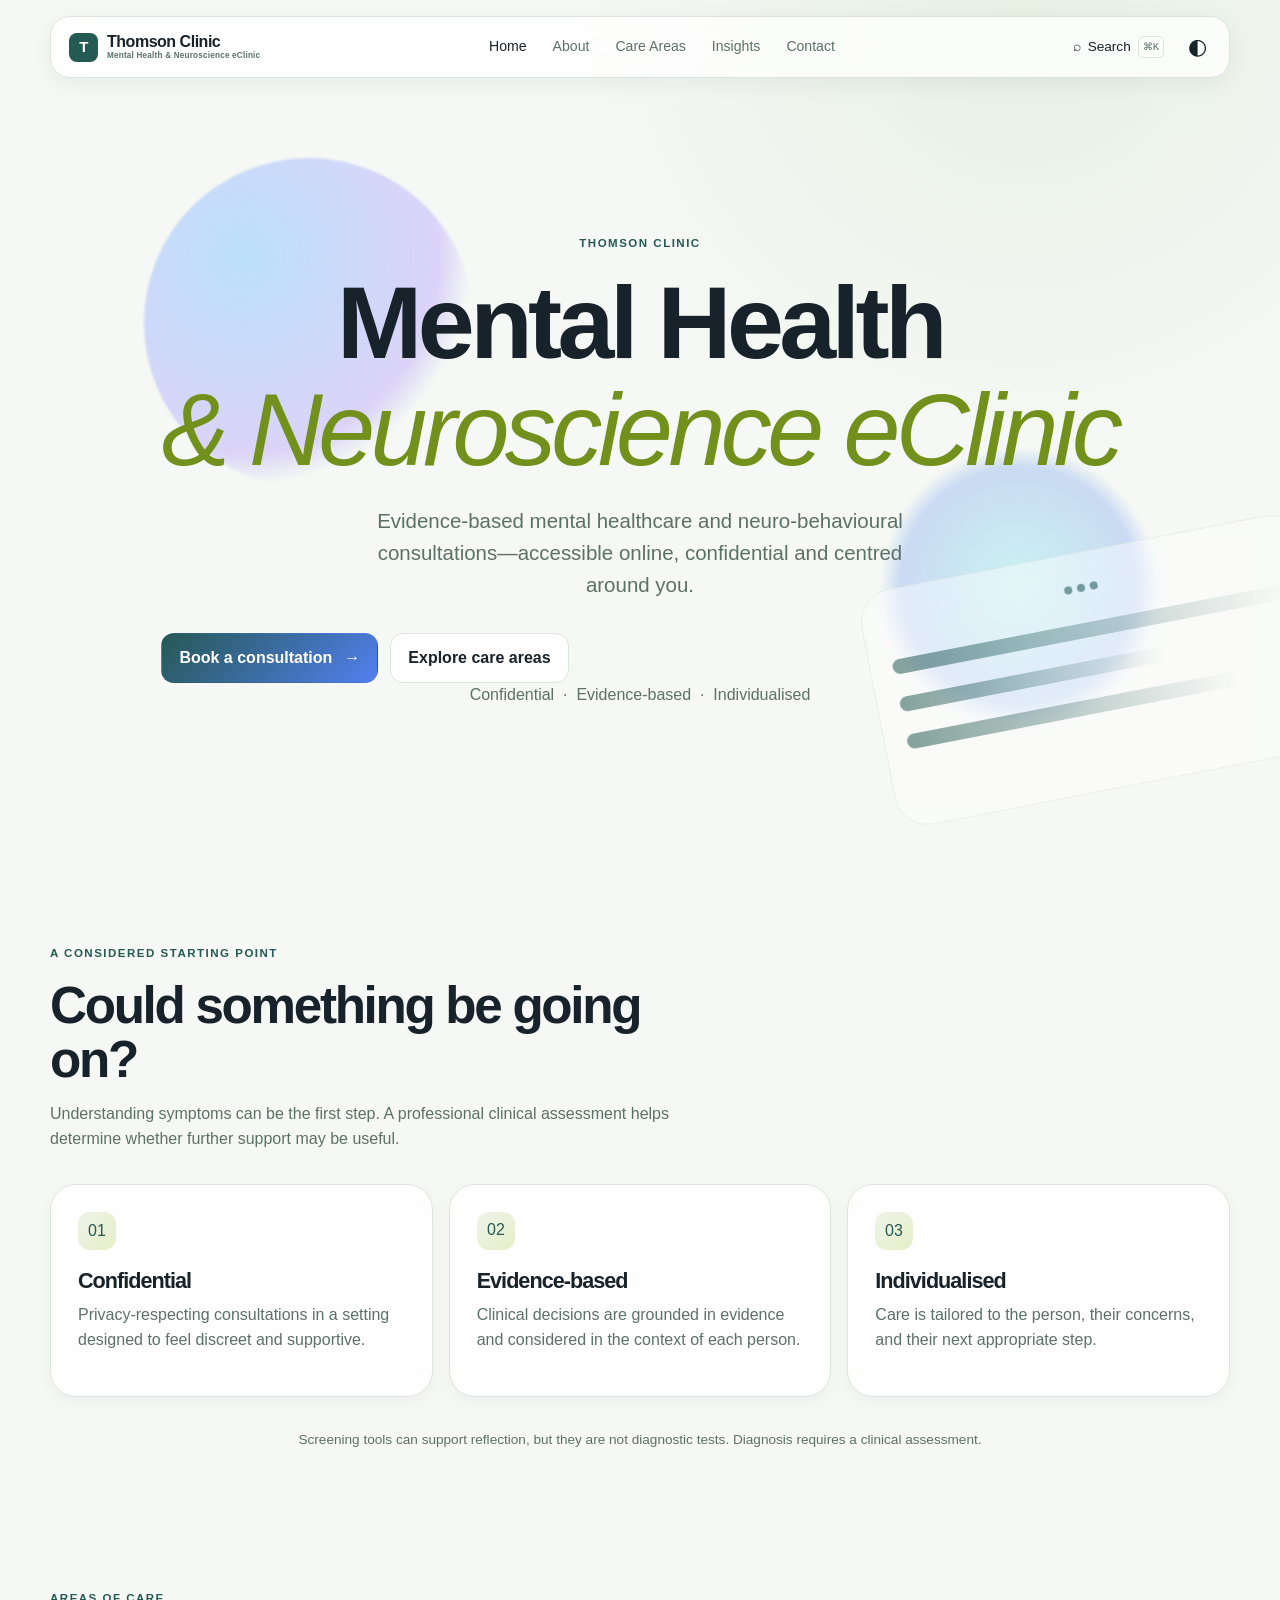
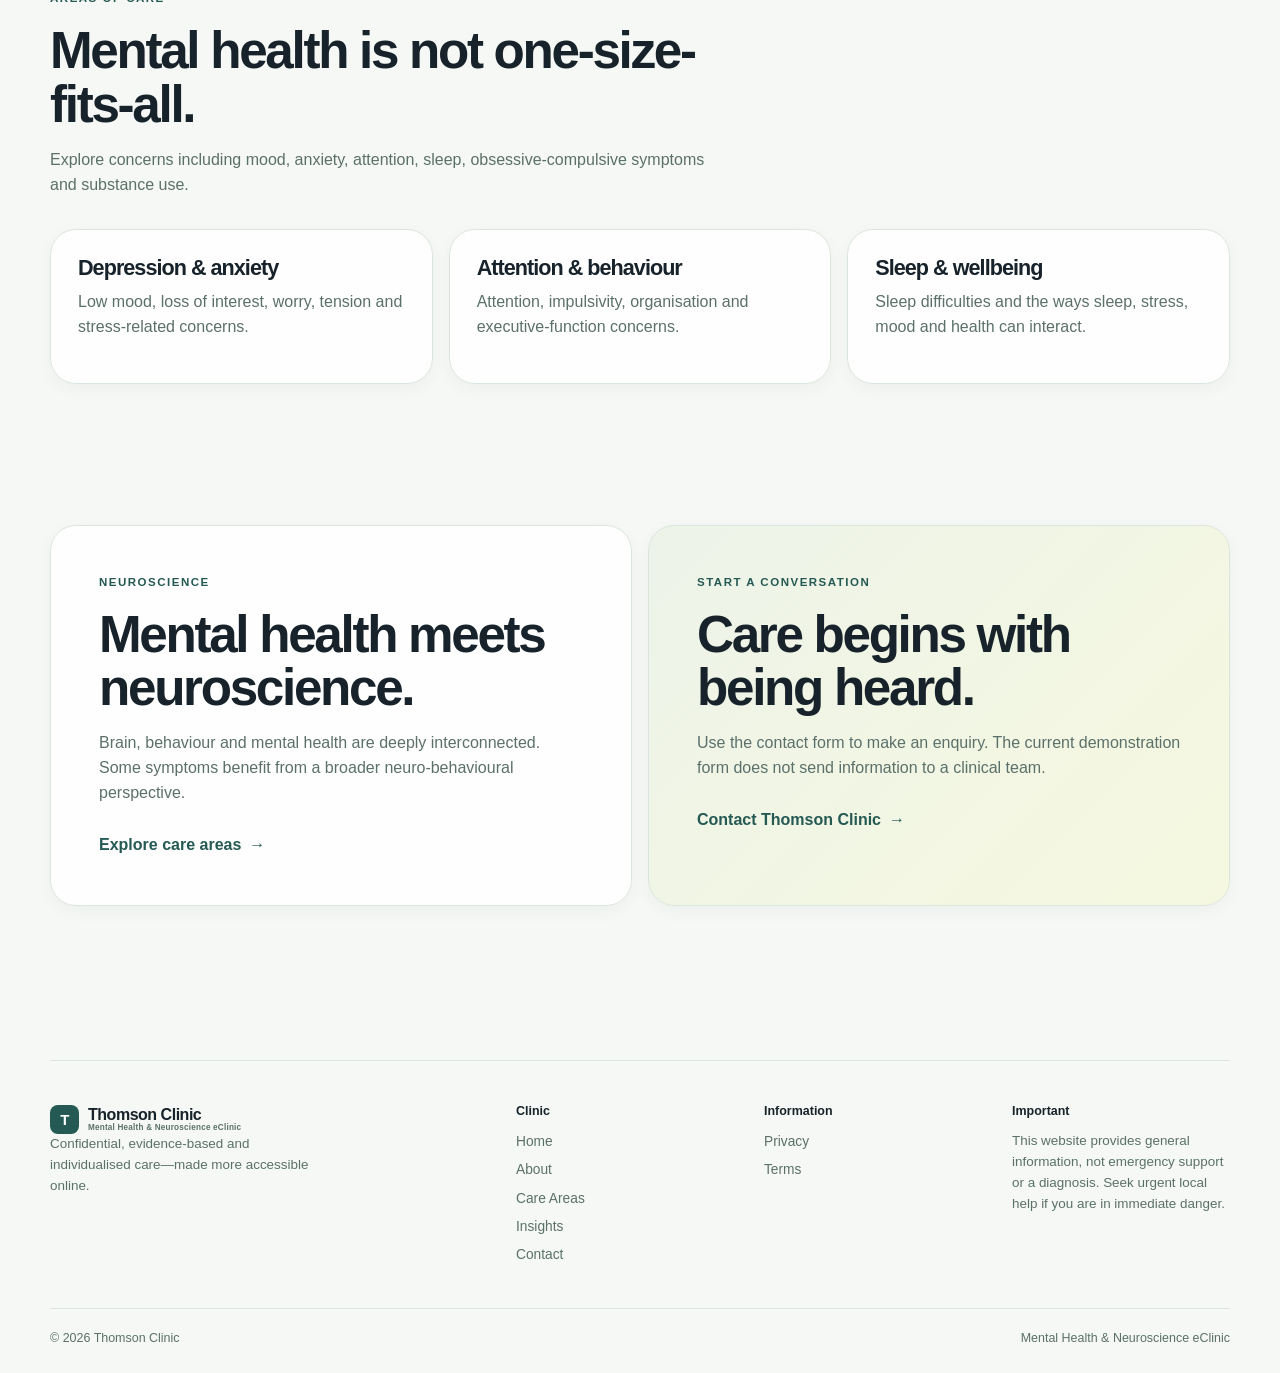
<file: index.html>
<!doctype html><html lang="en"><head><meta charset="utf-8"><meta name="viewport" content="width=device-width,initial-scale=1"><meta name="description" content="Thomson Clinic — Mental Health and Neuroscience eClinic."><title>Thomson Clinic | Mental Health &amp; Neuroscience eClinic</title><link rel="stylesheet" href="assets/css/global.css"></head><body data-page="index.html"><div class="page-shell"><div id="global-header"></div><main><section class="hero"><div class="orb orb-one"></div><div class="orb orb-two"></div><div class="hero-copy"><p class="eyebrow">Thomson Clinic</p><h1>Mental Health<br><em>&amp; Neuroscience eClinic</em></h1><p class="lede">Evidence-based mental healthcare and neuro-behavioural consultations—accessible online, confidential and centred around you.</p><div class="button-row"><a class="button button-primary" href="pages/contact.html">Book a consultation <span>→</span></a><a class="button button-secondary" href="pages/resources.html">Explore care areas</a></div><p class="hero-footnote">Confidential&nbsp; · &nbsp;Evidence-based&nbsp; · &nbsp;Individualised</p></div><div class="hero-glass-art" aria-hidden="true"><div class="art-window"><i></i><i></i><i></i><div></div><div></div><div></div></div></div></section><section class="section"><div class="section-heading"><p class="eyebrow">A considered starting point</p><h2>Could something be going on?</h2><p>Understanding symptoms can be the first step. A professional clinical assessment helps determine whether further support may be useful.</p></div><div class="feature-grid"><article class="glass-card"><span class="card-icon">01</span><h3>Confidential</h3><p>Privacy-respecting consultations in a setting designed to feel discreet and supportive.</p></article><article class="glass-card"><span class="card-icon">02</span><h3>Evidence-based</h3><p>Clinical decisions are grounded in evidence and considered in the context of each person.</p></article><article class="glass-card"><span class="card-icon">03</span><h3>Individualised</h3><p>Care is tailored to the person, their concerns, and their next appropriate step.</p></article></div><p class="library-note">Screening tools can support reflection, but they are not diagnostic tests. Diagnosis requires a clinical assessment.</p></section><section class="section"><div class="section-heading"><p class="eyebrow">Areas of care</p><h2>Mental health is not one-size-fits-all.</h2><p>Explore concerns including mood, anxiety, attention, sleep, obsessive-compulsive symptoms and substance use.</p></div><div class="feature-grid"><article class="glass-card"><h3>Depression &amp; anxiety</h3><p>Low mood, loss of interest, worry, tension and stress-related concerns.</p></article><article class="glass-card"><h3>Attention &amp; behaviour</h3><p>Attention, impulsivity, organisation and executive-function concerns.</p></article><article class="glass-card"><h3>Sleep &amp; wellbeing</h3><p>Sleep difficulties and the ways sleep, stress, mood and health can interact.</p></article></div></section><section class="section split-section"><div class="glass-panel"><p class="eyebrow">Neuroscience</p><h2>Mental health meets neuroscience.</h2><p>Brain, behaviour and mental health are deeply interconnected. Some symptoms benefit from a broader neuro-behavioural perspective.</p><a class="text-link" href="pages/resources.html">Explore care areas <span>→</span></a></div><div class="glass-panel accent-panel"><p class="eyebrow">Start a conversation</p><h2>Care begins with being heard.</h2><p>Use the contact form to make an enquiry. The current demonstration form does not send information to a clinical team.</p><a class="text-link" href="pages/contact.html">Contact Thomson Clinic <span>→</span></a></div></section></main><div id="global-footer"></div></div><script src="assets/js/layout.js" defer></script></body></html>
</file>
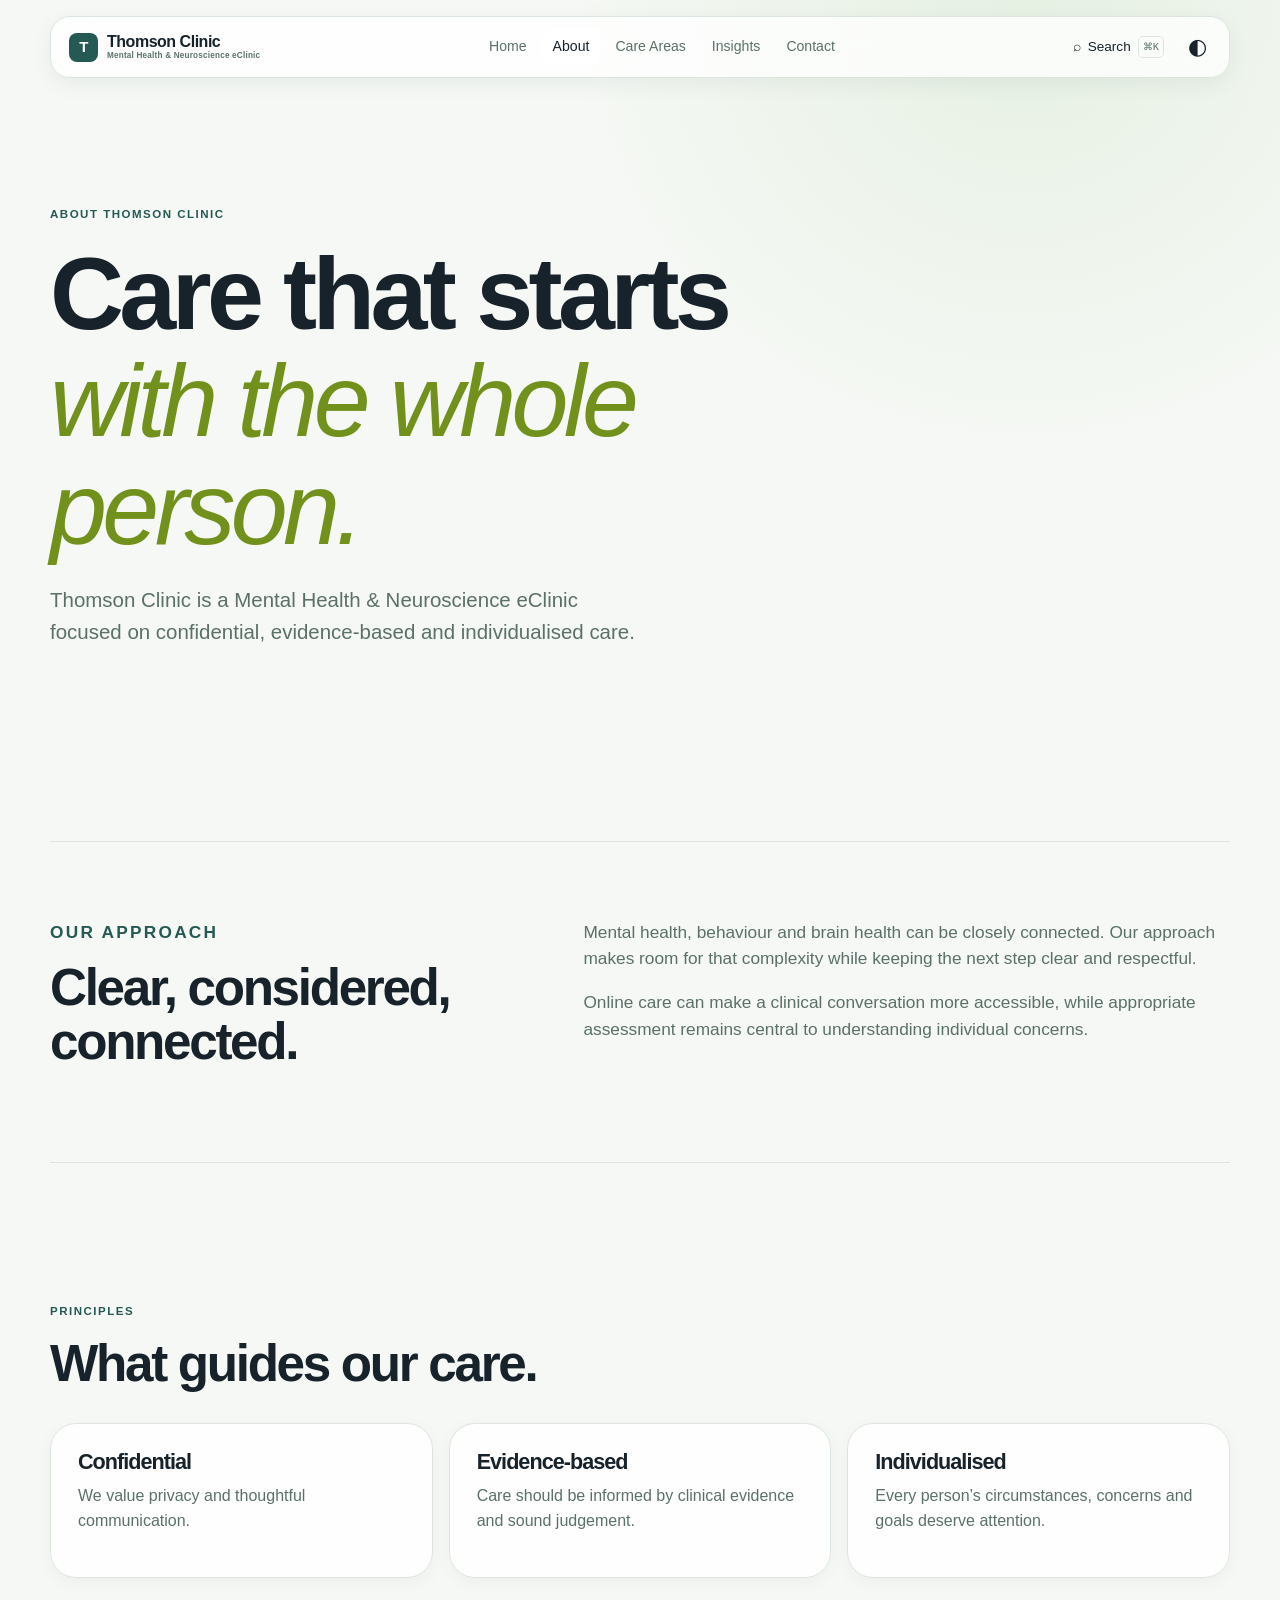
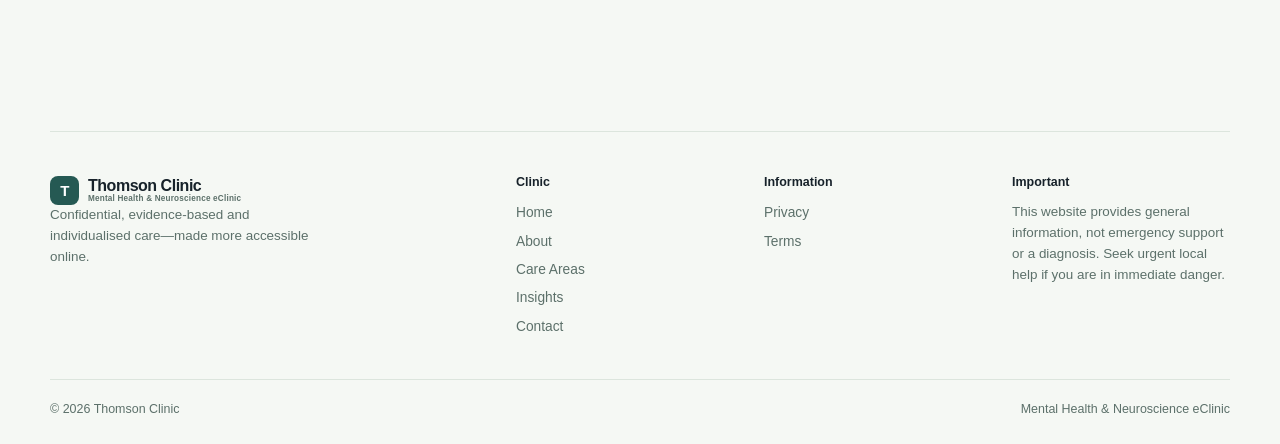
<file: pages/about.html>
<!doctype html><html lang="en"><head><meta charset="utf-8"><meta name="viewport" content="width=device-width,initial-scale=1"><title>About | Thomson Clinic</title><link rel="stylesheet" href="../assets/css/global.css"></head><body data-page="pages/about.html"><div class="page-shell"><div id="global-header"></div><main><section class="page-hero"><p class="eyebrow">About Thomson Clinic</p><h1>Care that starts<br><em>with the whole person.</em></h1><p class="lede">Thomson Clinic is a Mental Health &amp; Neuroscience eClinic focused on confidential, evidence-based and individualised care.</p></section><section class="content-section two-column"><div><p class="eyebrow">Our approach</p><h2>Clear, considered, connected.</h2></div><div><p>Mental health, behaviour and brain health can be closely connected. Our approach makes room for that complexity while keeping the next step clear and respectful.</p><p>Online care can make a clinical conversation more accessible, while appropriate assessment remains central to understanding individual concerns.</p></div></section><section class="section"><div class="section-heading"><p class="eyebrow">Principles</p><h2>What guides our care.</h2></div><div class="feature-grid"><article class="glass-card"><h3>Confidential</h3><p>We value privacy and thoughtful communication.</p></article><article class="glass-card"><h3>Evidence-based</h3><p>Care should be informed by clinical evidence and sound judgement.</p></article><article class="glass-card"><h3>Individualised</h3><p>Every person’s circumstances, concerns and goals deserve attention.</p></article></div></section></main><div id="global-footer"></div></div><script src="../assets/js/layout.js" defer></script></body></html>
</file>
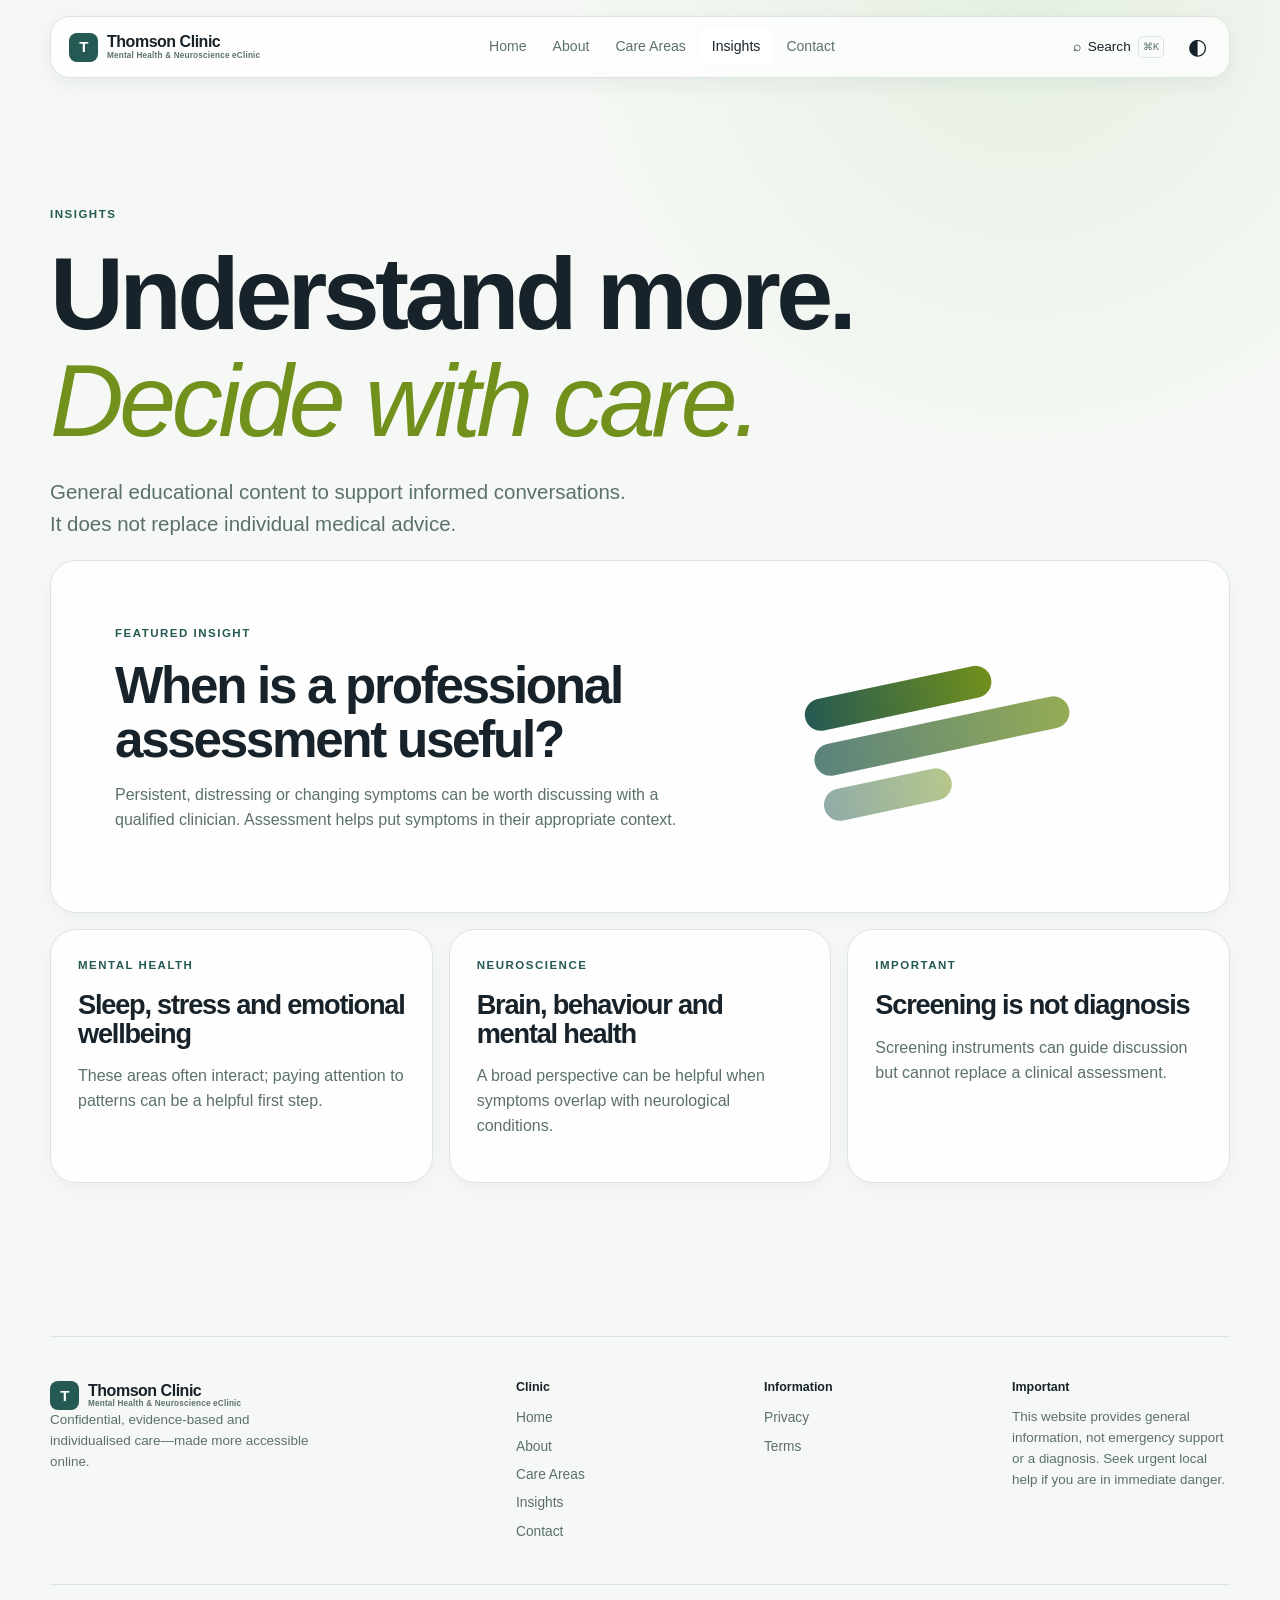
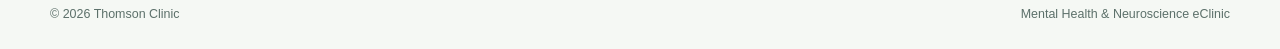
<file: pages/articles.html>
<!doctype html><html lang="en"><head><meta charset="utf-8"><meta name="viewport" content="width=device-width,initial-scale=1"><title>Insights | Thomson Clinic</title><link rel="stylesheet" href="../assets/css/global.css"></head><body data-page="pages/articles.html"><div class="page-shell"><div id="global-header"></div><main><section class="page-hero compact"><p class="eyebrow">Insights</p><h1>Understand more.<br><em>Decide with care.</em></h1><p class="lede">General educational content to support informed conversations. It does not replace individual medical advice.</p></section><article class="featured-article"><div><p class="eyebrow">Featured insight</p><h2>When is a professional assessment useful?</h2><p>Persistent, distressing or changing symptoms can be worth discussing with a qualified clinician. Assessment helps put symptoms in their appropriate context.</p></div><div class="article-art" aria-hidden="true"><span></span><span></span><span></span></div></article><section class="article-grid"><article class="article-card"><p class="eyebrow">Mental health</p><h2>Sleep, stress and emotional wellbeing</h2><p>These areas often interact; paying attention to patterns can be a helpful first step.</p></article><article class="article-card"><p class="eyebrow">Neuroscience</p><h2>Brain, behaviour and mental health</h2><p>A broad perspective can be helpful when symptoms overlap with neurological conditions.</p></article><article class="article-card"><p class="eyebrow">Important</p><h2>Screening is not diagnosis</h2><p>Screening instruments can guide discussion but cannot replace a clinical assessment.</p></article></section></main><div id="global-footer"></div></div><script src="../assets/js/layout.js" defer></script></body></html>
</file>
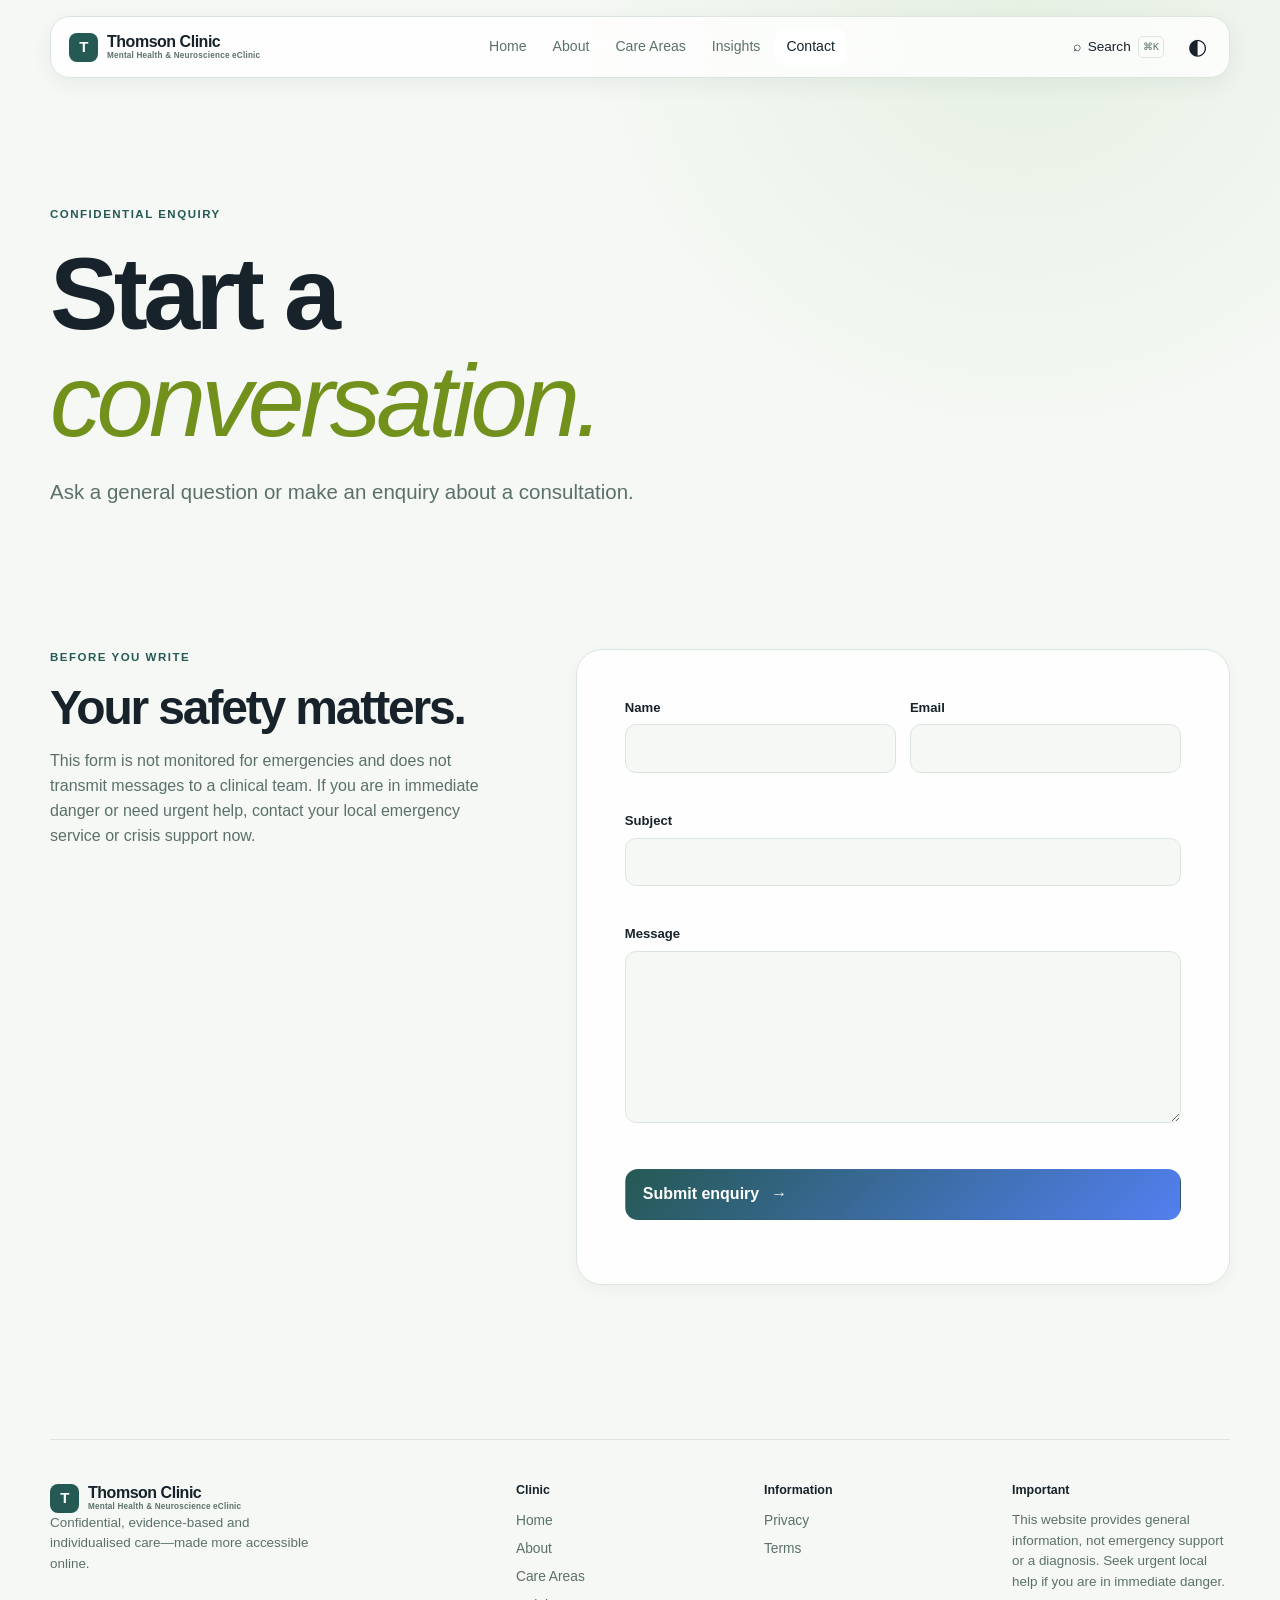
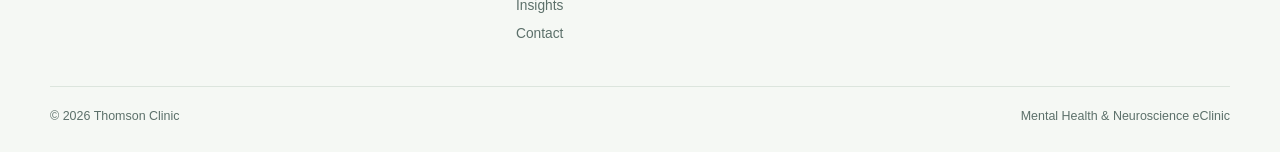
<file: pages/contact.html>
<!doctype html><html lang="en"><head><meta charset="utf-8"><meta name="viewport" content="width=device-width,initial-scale=1"><title>Contact | Thomson Clinic</title><link rel="stylesheet" href="../assets/css/global.css"></head><body data-page="pages/contact.html"><div class="page-shell"><div id="global-header"></div><main><section class="page-hero compact"><p class="eyebrow">Confidential enquiry</p><h1>Start a<br><em>conversation.</em></h1><p class="lede">Ask a general question or make an enquiry about a consultation.</p></section><section class="contact-layout"><div class="contact-aside"><p class="eyebrow">Before you write</p><h2>Your safety matters.</h2><p>This form is not monitored for emergencies and does not transmit messages to a clinical team. If you are in immediate danger or need urgent help, contact your local emergency service or crisis support now.</p></div><form class="contact-form glass-panel" data-contact-form novalidate><div class="form-row"><div><label for="name">Name</label><input id="name" name="name" autocomplete="name" required><span class="field-error"></span></div><div><label for="email">Email</label><input id="email" name="email" type="email" autocomplete="email" required><span class="field-error"></span></div></div><div><label for="subject">Subject</label><input id="subject" name="subject" required><span class="field-error"></span></div><div><label for="message">Message</label><textarea id="message" name="message" rows="6" required></textarea><span class="field-error"></span></div><button class="button button-primary" type="submit">Submit enquiry <span>→</span></button><p class="form-status" data-form-status role="status" aria-live="polite"></p></form></section></main><div id="global-footer"></div></div><script src="../assets/js/layout.js" defer></script></body></html>
</file>
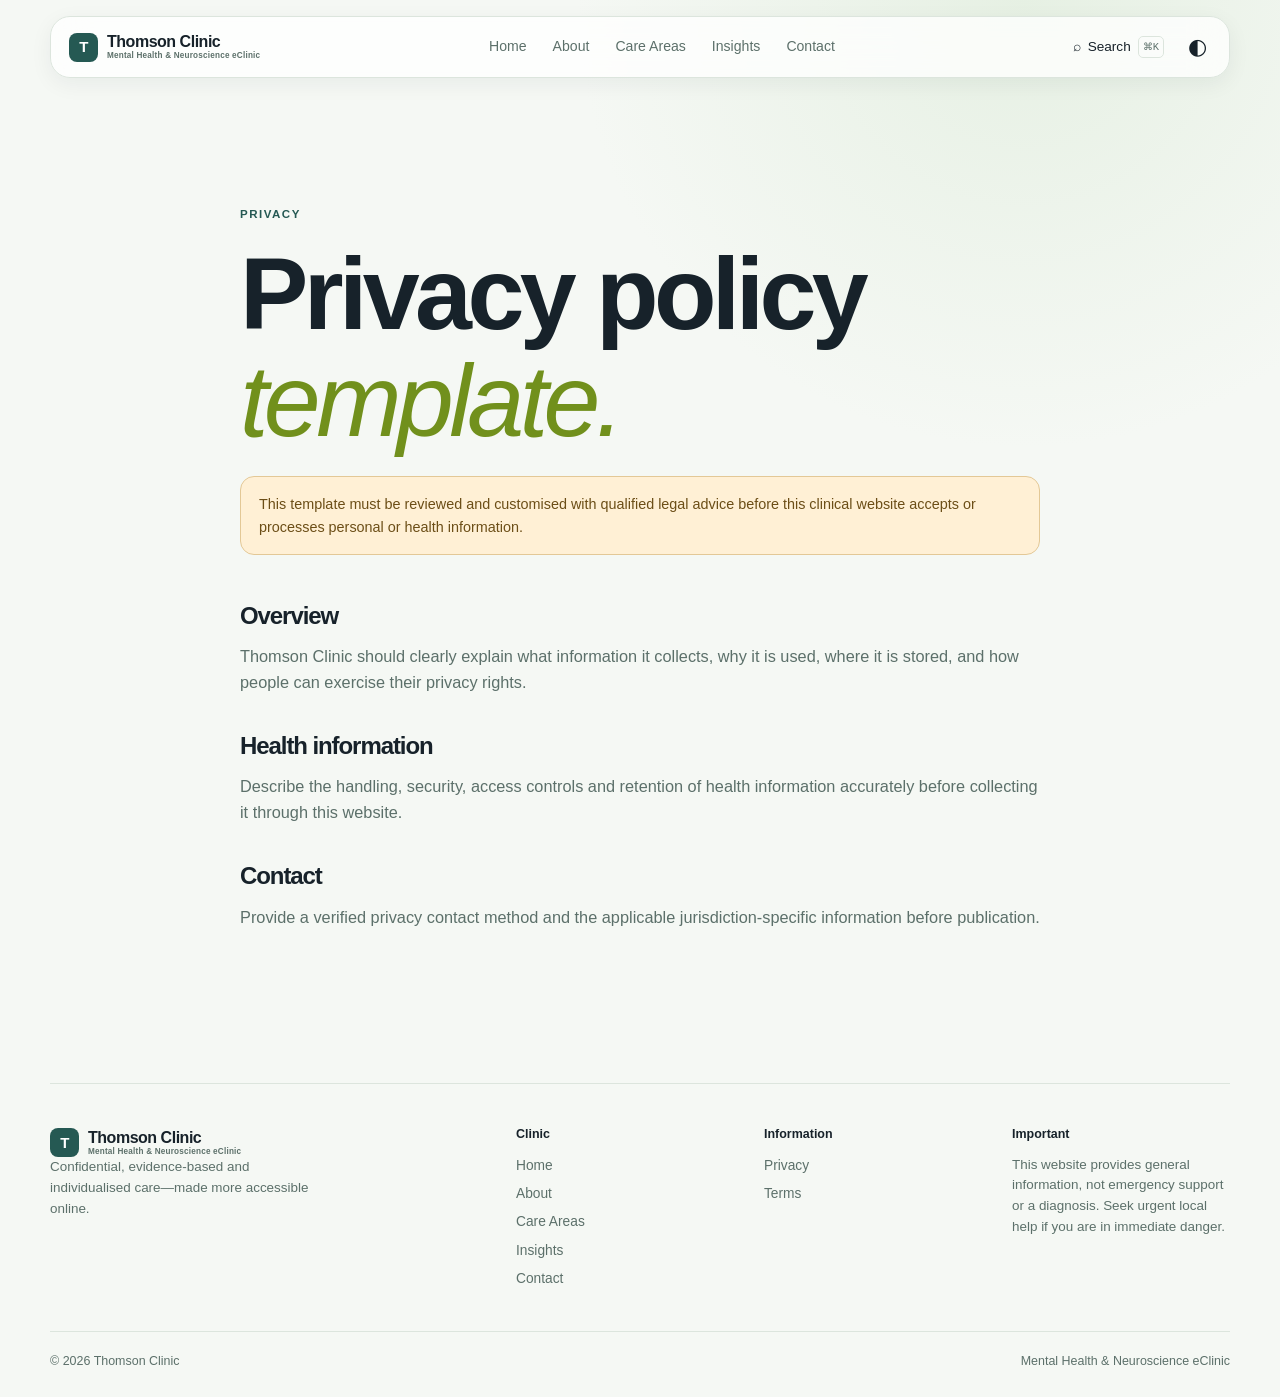
<file: pages/privacy.html>
<!doctype html><html lang="en"><head><meta charset="utf-8"><meta name="viewport" content="width=device-width,initial-scale=1"><title>Privacy | Thomson Clinic</title><link rel="stylesheet" href="../assets/css/global.css"></head><body data-page="pages/privacy.html"><div class="page-shell"><div id="global-header"></div><main><section class="legal-page"><p class="eyebrow">Privacy</p><h1>Privacy policy<br><em>template.</em></h1><div class="legal-notice">This template must be reviewed and customised with qualified legal advice before this clinical website accepts or processes personal or health information.</div><div class="legal-copy"><h2>Overview</h2><p>Thomson Clinic should clearly explain what information it collects, why it is used, where it is stored, and how people can exercise their privacy rights.</p><h2>Health information</h2><p>Describe the handling, security, access controls and retention of health information accurately before collecting it through this website.</p><h2>Contact</h2><p>Provide a verified privacy contact method and the applicable jurisdiction-specific information before publication.</p></div></section></main><div id="global-footer"></div></div><script src="../assets/js/layout.js" defer></script></body></html>
</file>
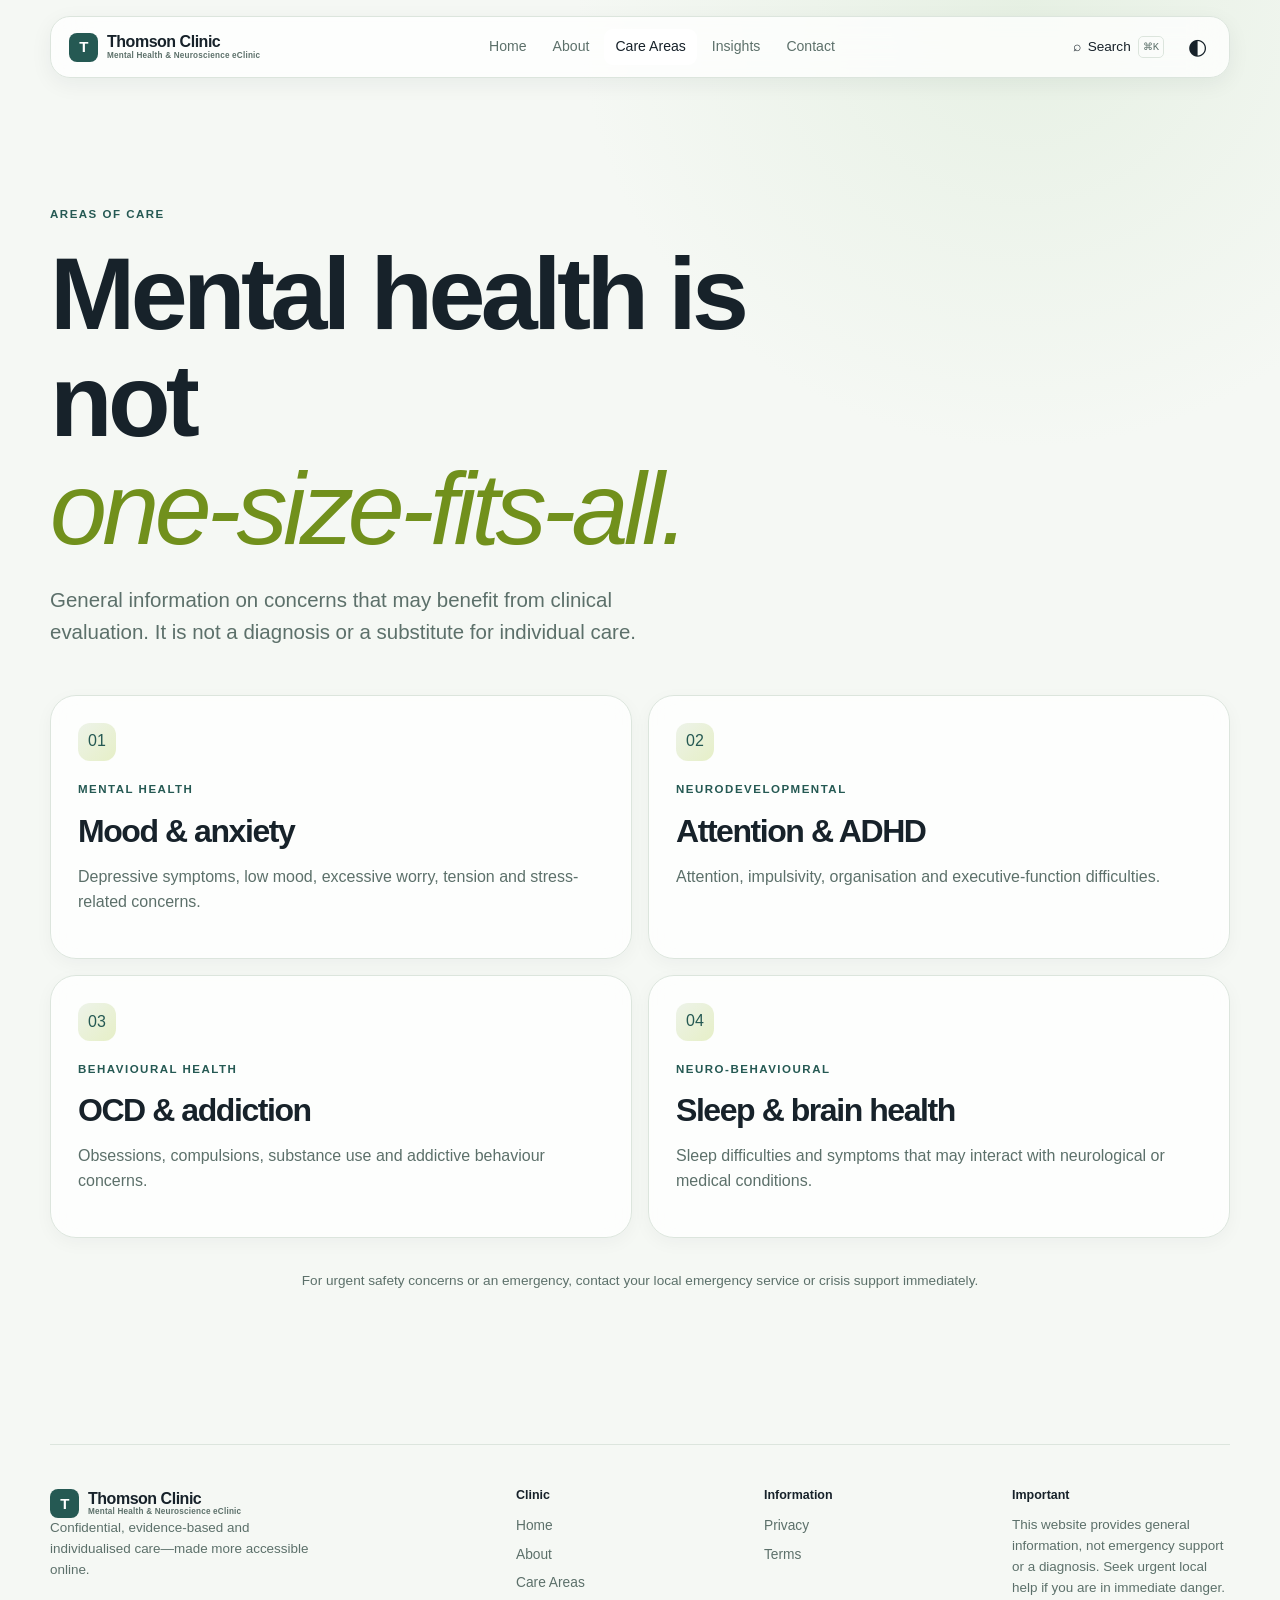
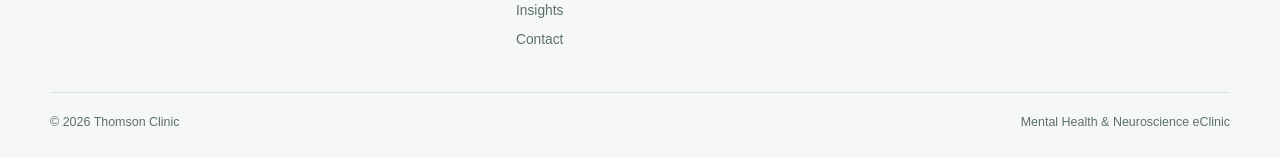
<file: pages/resources.html>
<!doctype html><html lang="en"><head><meta charset="utf-8"><meta name="viewport" content="width=device-width,initial-scale=1"><title>Care Areas | Thomson Clinic</title><link rel="stylesheet" href="../assets/css/global.css"></head><body data-page="pages/resources.html"><div class="page-shell"><div id="global-header"></div><main><section class="page-hero compact"><p class="eyebrow">Areas of care</p><h1>Mental health is not<br><em>one-size-fits-all.</em></h1><p class="lede">General information on concerns that may benefit from clinical evaluation. It is not a diagnosis or a substitute for individual care.</p></section><section class="resource-grid"><article class="resource-card"><span class="card-icon">01</span><p class="eyebrow">Mental health</p><h2>Mood &amp; anxiety</h2><p>Depressive symptoms, low mood, excessive worry, tension and stress-related concerns.</p></article><article class="resource-card"><span class="card-icon">02</span><p class="eyebrow">Neurodevelopmental</p><h2>Attention &amp; ADHD</h2><p>Attention, impulsivity, organisation and executive-function difficulties.</p></article><article class="resource-card"><span class="card-icon">03</span><p class="eyebrow">Behavioural health</p><h2>OCD &amp; addiction</h2><p>Obsessions, compulsions, substance use and addictive behaviour concerns.</p></article><article class="resource-card"><span class="card-icon">04</span><p class="eyebrow">Neuro-behavioural</p><h2>Sleep &amp; brain health</h2><p>Sleep difficulties and symptoms that may interact with neurological or medical conditions.</p></article></section><p class="library-note">For urgent safety concerns or an emergency, contact your local emergency service or crisis support immediately.</p></main><div id="global-footer"></div></div><script src="../assets/js/layout.js" defer></script></body></html>
</file>
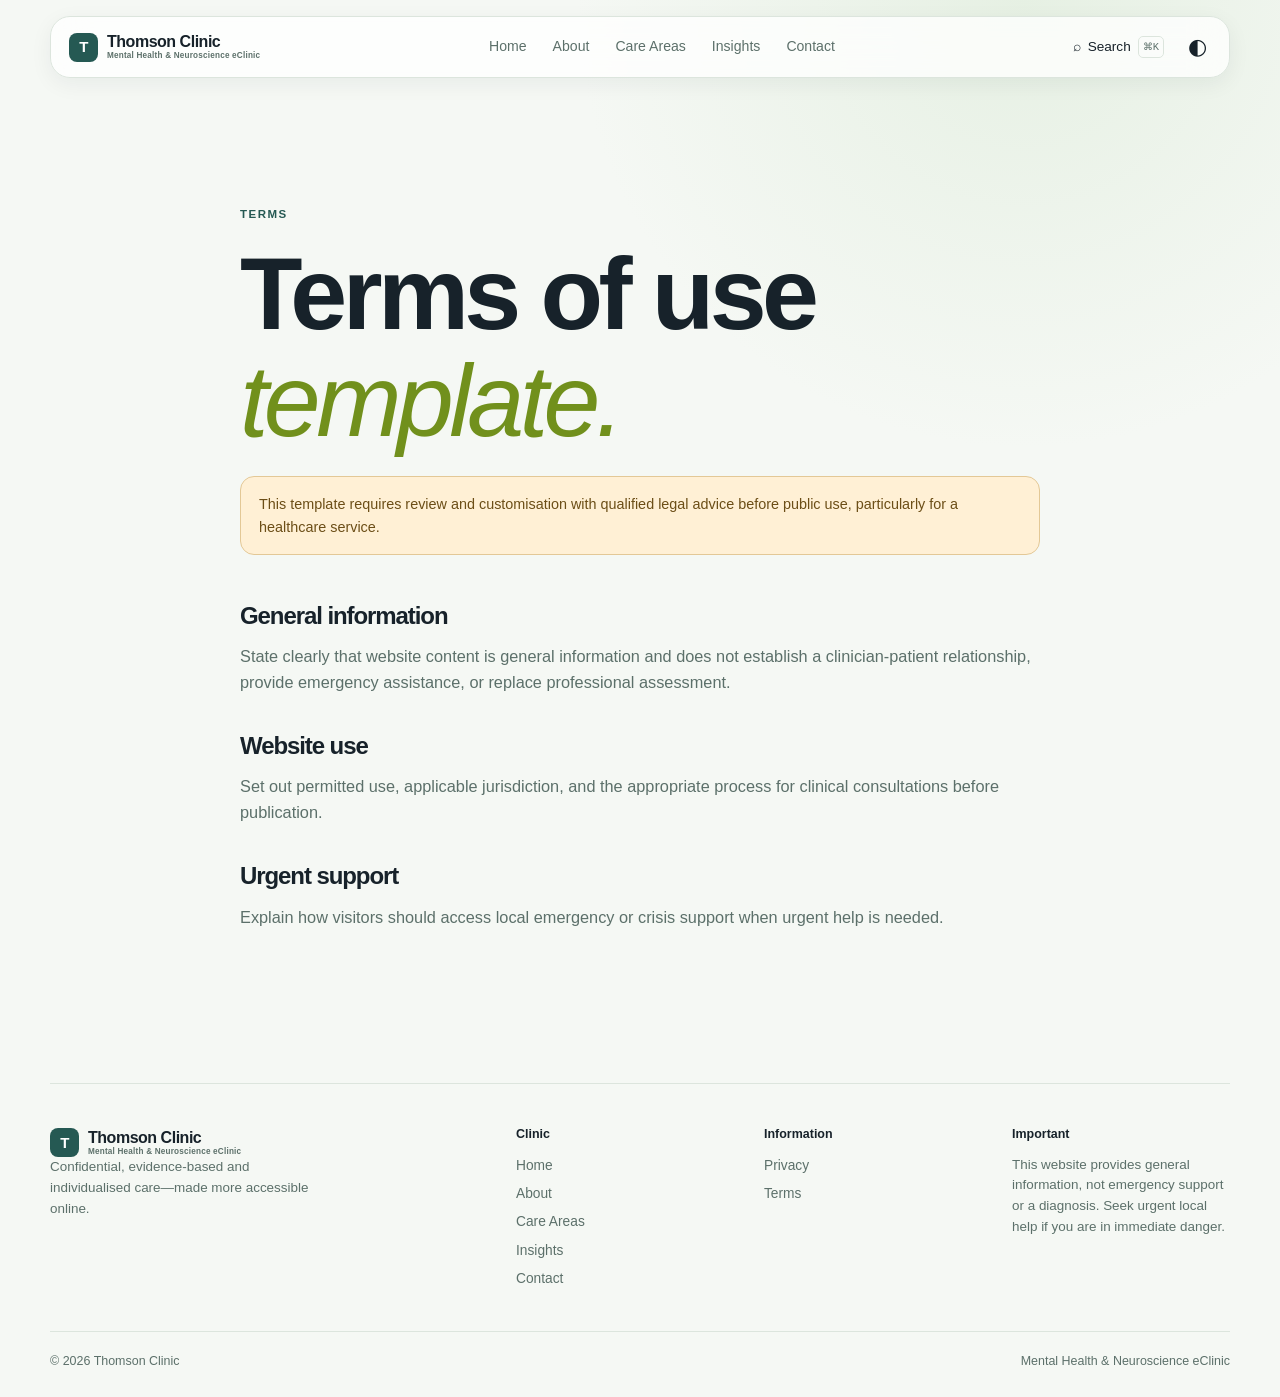
<file: pages/terms.html>
<!doctype html><html lang="en"><head><meta charset="utf-8"><meta name="viewport" content="width=device-width,initial-scale=1"><title>Terms | Thomson Clinic</title><link rel="stylesheet" href="../assets/css/global.css"></head><body data-page="pages/terms.html"><div class="page-shell"><div id="global-header"></div><main><section class="legal-page"><p class="eyebrow">Terms</p><h1>Terms of use<br><em>template.</em></h1><div class="legal-notice">This template requires review and customisation with qualified legal advice before public use, particularly for a healthcare service.</div><div class="legal-copy"><h2>General information</h2><p>State clearly that website content is general information and does not establish a clinician-patient relationship, provide emergency assistance, or replace professional assessment.</p><h2>Website use</h2><p>Set out permitted use, applicable jurisdiction, and the appropriate process for clinical consultations before publication.</p><h2>Urgent support</h2><p>Explain how visitors should access local emergency or crisis support when urgent help is needed.</p></div></section></main><div id="global-footer"></div></div><script src="../assets/js/layout.js" defer></script></body></html>
</file>
<file: assets/css/global.css>
/* 1. Variables / 2. Light theme */
:root{--bg:#f6f7fa;--surface:rgba(255,255,255,.7);--surface-solid:#fff;--text:#17191f;--muted:#626875;--line:rgba(33,38,48,.12);--accent:#1769e0;--accent-2:#815be9;--shadow:0 18px 48px rgba(32,40,55,.1);--radius:26px;--max:1180px;color-scheme:light}
/* 3. Dark theme */
:root[data-theme="dark"]{--bg:#101116;--surface:rgba(29,31,39,.72);--surface-solid:#1d1f27;--text:#f4f6fb;--muted:#a7acb9;--line:rgba(255,255,255,.13);--accent:#7db5ff;--accent-2:#bc9aff;--shadow:0 20px 55px rgba(0,0,0,.35);color-scheme:dark}
/* 4. System theme */
@media(prefers-color-scheme:dark){:root:not([data-theme="light"]):not([data-theme="dark"]){--bg:#101116;--surface:rgba(29,31,39,.72);--surface-solid:#1d1f27;--text:#f4f6fb;--muted:#a7acb9;--line:rgba(255,255,255,.13);--accent:#7db5ff;--accent-2:#bc9aff;--shadow:0 20px 55px rgba(0,0,0,.35);color-scheme:dark}}
/* 5. Reset */
*{box-sizing:border-box}html{scroll-behavior:smooth}body{margin:0;min-width:320px;background:radial-gradient(circle at 80% 0,#dceaff99,transparent 28rem),var(--bg);color:var(--text);font-family:-apple-system,BlinkMacSystemFont,"Segoe UI",sans-serif;line-height:1.55}body.modal-open{overflow:hidden}[hidden]{display:none!important}a{color:inherit;text-decoration:none}button,input,textarea{font:inherit}button{cursor:pointer}h1,h2,h3,p{margin-top:0}p{color:var(--muted)}
/* 6. Typography / 7. Layout */
h1,h2,h3{letter-spacing:-.045em;line-height:1.05}h1{font-size:clamp(3.1rem,8vw,6.8rem);margin-bottom:1.35rem}h1 em{font-weight:500;color:var(--accent-2)}h2{font-size:clamp(2rem,4vw,3.35rem);margin-bottom:1rem}h3{font-size:1.35rem;margin-bottom:.65rem}.page-shell{overflow:hidden}.site-header,main,.site-footer{width:min(calc(100% - 40px),var(--max));margin-inline:auto}.section,.content-section,.resource-grid,.article-grid,.contact-layout{margin-top:clamp(5rem,11vw,9rem)}.eyebrow{text-transform:uppercase;letter-spacing:.13em;font-size:.72rem;font-weight:750;color:var(--accent);margin-bottom:1rem}.lede{max-width:590px;font-size:clamp(1.05rem,2vw,1.28rem)}.section-heading{max-width:660px;margin-bottom:2rem}.sr-only{position:absolute;width:1px;height:1px;overflow:hidden;clip:rect(0,0,0,0)}
/* 8. Header / 9. Navigation */
#global-header{height:94px;padding-top:16px;position:relative;z-index:20}.site-header{height:62px;padding:0 13px 0 18px;display:flex;align-items:center;justify-content:space-between;background:var(--surface);border:1px solid var(--line);box-shadow:0 6px 22px rgba(25,32,48,.06);border-radius:20px;backdrop-filter:blur(18px);position:sticky;top:16px}.brand{display:inline-flex;align-items:center;gap:9px;font-weight:700;letter-spacing:-.03em;white-space:nowrap}.brand-mark{display:grid;place-items:center;width:25px;height:25px;border-radius:8px;background:linear-gradient(135deg,var(--accent),var(--accent-2));color:white;font-size:14px}.desktop-nav{display:flex;gap:4px}.desktop-nav a{padding:7px 11px;border-radius:9px;font-size:.88rem;color:var(--muted);transition:.2s}.desktop-nav a:hover,.desktop-nav a[aria-current="page"]{background:var(--surface-solid);color:var(--text)}.header-actions{display:flex;align-items:center;gap:7px}.search-trigger,.icon-button{border:0;background:transparent;color:var(--text);border-radius:10px;height:36px}.search-trigger{display:flex;align-items:center;gap:7px;padding:0 9px;font-size:.85rem}.search-trigger:hover,.icon-button:hover{background:var(--surface-solid)}kbd{font-size:.65rem;color:var(--muted);padding:2px 4px;border:1px solid var(--line);border-radius:5px}.icon-button{width:36px;font-size:1.35rem}.theme-wrap{position:relative}.theme-popover{position:absolute;right:0;top:45px;width:215px;padding:7px;background:var(--surface-solid);border:1px solid var(--line);border-radius:16px;box-shadow:var(--shadow);backdrop-filter:blur(18px)}.theme-popover button{width:100%;border:0;background:transparent;color:var(--text);padding:8px;display:grid;grid-template-columns:30px 1fr;grid-template-areas:"preview name" "preview note";gap:0 9px;text-align:left;border-radius:10px}.theme-popover button:hover,.theme-popover button[aria-checked="true"]{background:var(--bg)}.theme-popover button span:not(.theme-preview){grid-area:name;font-size:.86rem}.theme-popover small{grid-area:note;color:var(--muted);font-size:.68rem}.theme-preview{grid-area:preview;width:28px;height:28px;border-radius:8px;border:1px solid var(--line)}.preview-light{background:linear-gradient(135deg,#fff 50%,#dbeaff 50%)}.preview-system{background:linear-gradient(135deg,#fff 50%,#2a2c33 50%)}.preview-dark{background:linear-gradient(135deg,#20222a 50%,#7254d8 50%)}
/* 10. Mobile nav */
.menu-button,.mobile-menu,.mobile-backdrop{display:none}.mobile-menu{position:fixed;z-index:40;right:14px;left:14px;top:14px;padding:16px;background:var(--surface-solid);border:1px solid var(--line);border-radius:22px;box-shadow:var(--shadow);transform:translateY(-16px) scale(.98);opacity:0;pointer-events:none;transition:.25s}.mobile-menu.is-open{transform:none;opacity:1;pointer-events:auto}.mobile-menu-head{display:flex;justify-content:space-between;align-items:center}.mobile-menu nav{display:grid;gap:4px;margin-top:20px}.mobile-menu nav a{padding:13px;border-radius:12px;font-weight:600}.mobile-menu nav a:hover{background:var(--bg)}.mobile-backdrop,.search-backdrop{position:fixed;inset:0;background:rgba(9,12,18,.3);backdrop-filter:blur(4px);z-index:35}
/* 11. Buttons */
.button-row{display:flex;flex-wrap:wrap;gap:12px;margin-top:2rem}.button{display:inline-flex;align-items:center;gap:12px;padding:12px 17px;border-radius:13px;font-weight:650;border:1px solid transparent;transition:transform .2s,box-shadow .2s}.button:hover{transform:translateY(-2px);box-shadow:0 9px 19px rgba(28,55,105,.17)}.button-primary{background:linear-gradient(135deg,var(--accent),#527ff0);color:#fff}.button-secondary{border-color:var(--line);background:var(--surface);color:var(--text)}.text-link{display:inline-flex;gap:8px;align-items:center;color:var(--accent);font-weight:650;margin-top:.7rem}.text-link span{transition:transform .2s}.text-link:hover span{transform:translateX(4px)}
/* 12. Hero */
.hero{min-height:620px;display:grid;place-items:center;text-align:center;position:relative;padding:clamp(5rem,11vw,9rem) 0 5rem}.hero-copy{position:relative;z-index:2}.hero-copy .lede{margin-inline:auto}.orb{position:absolute;filter:blur(1px);border-radius:50%;opacity:.7}.orb-one{width:330px;height:330px;background:radial-gradient(circle at 30% 30%,#a3d6ff,#a589ff77 60%,transparent 70%);top:9%;left:8%;animation:float 10s ease-in-out infinite}.orb-two{width:280px;height:280px;background:radial-gradient(circle,#b8eff2,#5b91ef66 60%,transparent 70%);right:6%;bottom:11%;animation:float 13s ease-in-out -4s infinite}.hero-glass-art{position:absolute;width:min(42vw,450px);height:240px;border:1px solid var(--line);background:var(--surface);border-radius:34px;right:-8%;bottom:2%;transform:rotate(-11deg);opacity:.55;backdrop-filter:blur(10px)}.art-window{padding:22px}.art-window i{display:inline-block;width:8px;height:8px;border-radius:50%;background:var(--accent);margin-right:5px}.art-window div{height:15px;border-radius:20px;background:linear-gradient(90deg,var(--accent),transparent);margin-top:23px}.art-window div:nth-child(5){width:67%}.art-window div:nth-child(6){width:84%}
/* 13. Cards */
.feature-grid,.resource-grid,.article-grid{display:grid;grid-template-columns:repeat(3,1fr);gap:16px}.glass-card,.glass-panel,.resource-card,.article-card,.featured-article{border:1px solid var(--line);background:var(--surface);box-shadow:0 5px 18px rgba(26,36,55,.04);backdrop-filter:blur(14px);border-radius:var(--radius)}.glass-card,.resource-card,.article-card{padding:27px;transition:transform .25s,box-shadow .25s}.glass-card:hover,.resource-card:hover,.article-card:hover{transform:translateY(-5px);box-shadow:var(--shadow)}.card-icon{display:grid;place-items:center;width:38px;height:38px;background:linear-gradient(135deg,#e6f3ff,#e7dbff);color:#3757ab;border-radius:12px;margin-bottom:20px}.split-section{display:grid;grid-template-columns:1fr 1fr;gap:16px}.glass-panel{padding:clamp(1.8rem,4vw,3rem)}.accent-panel{background:linear-gradient(135deg,#e8efff99,#f0e7ff99)}.wide-panel{font-size:clamp(1.35rem,2.5vw,2rem);max-width:880px}.two-column{display:grid;grid-template-columns:.8fr 1.2fr;gap:clamp(2rem,8vw,9rem);padding:clamp(2rem,6vw,5rem) 0;border-block:1px solid var(--line)}.two-column>div>p{font-size:1.08rem}.two-column .button{margin-top:1rem}
/* 14. Search */
.search-dialog{position:fixed;top:min(15vh,120px);left:50%;z-index:50;width:min(calc(100% - 28px),680px);transform:translate(-50%,-12px) scale(.98);background:var(--surface-solid);border:1px solid var(--line);border-radius:23px;box-shadow:var(--shadow);overflow:hidden;opacity:0;transition:.22s}.search-dialog.is-open{transform:translate(-50%,0);opacity:1}.search-backdrop{z-index:45}.search-box{display:flex;align-items:center;gap:10px;padding:15px;border-bottom:1px solid var(--line)}.search-box>span{font-size:1.5rem;color:var(--muted)}.search-box input{flex:1;border:0;outline:0;background:transparent;color:var(--text);font-size:1.1rem}.search-box button{border:0;background:transparent;color:var(--muted);font-size:1.4rem}.search-content{padding:12px;min-height:180px}.search-heading{display:flex;justify-content:space-between;color:var(--muted);font-size:.7rem;padding:2px 8px 10px}.search-results{display:grid;gap:3px}.search-result{display:grid;grid-template-columns:1fr auto;gap:3px;padding:11px 10px;border-radius:11px;cursor:pointer}.search-result:hover,.search-result.is-selected{background:var(--bg)}.search-result strong{font-size:.93rem}.search-result p{font-size:.77rem;margin:0;grid-column:1}.search-result small{color:var(--accent);font-size:.68rem}.search-empty{padding:35px 10px;color:var(--muted);text-align:center;font-size:.9rem}
/* 16. Forms */
.contact-layout{display:grid;grid-template-columns:.8fr 1.2fr;gap:clamp(2rem,7vw,7rem);align-items:start}.contact-aside h2{font-size:clamp(2rem,4vw,3rem)}.contact-form{display:grid;gap:16px}.form-row{display:grid;grid-template-columns:1fr 1fr;gap:14px}.contact-form label{display:block;font-size:.82rem;font-weight:650;margin-bottom:6px}.contact-form input,.contact-form textarea{width:100%;border:1px solid var(--line);border-radius:11px;background:var(--bg);color:var(--text);padding:11px;outline:0;transition:border .2s,box-shadow .2s}.contact-form input:focus,.contact-form textarea:focus{border-color:var(--accent);box-shadow:0 0 0 3px color-mix(in srgb,var(--accent) 18%,transparent)}.field-error{display:block;min-height:18px;margin-top:4px;color:#c42e3e;font-size:.75rem}.form-status{margin:0;font-size:.9rem}.form-status.success{color:#23815a}
/* 17. Footer */
.site-footer{margin-top:clamp(6rem,12vw,10rem);padding:44px 0 25px;border-top:1px solid var(--line)}.footer-grid{display:grid;grid-template-columns:2fr repeat(3,1fr);gap:30px}.footer-grid h2{font-size:.78rem;letter-spacing:0;margin-bottom:13px}.footer-grid a:not(.brand){display:block;color:var(--muted);font-size:.86rem;margin:7px 0}.footer-grid a:not(.brand):hover{color:var(--text)}.footer-grid p{font-size:.84rem;max-width:260px}.footer-bottom{border-top:1px solid var(--line);padding-top:20px;margin-top:35px;display:flex;justify-content:space-between;color:var(--muted);font-size:.78rem}
/* pages */
.page-hero{padding:clamp(4rem,9vw,7rem) 0 2rem;max-width:850px}.page-hero.compact{padding-bottom:0}.resource-grid{grid-template-columns:repeat(2,1fr);margin-top:3rem}.resource-card{min-height:250px}.resource-card h2{font-size:2rem}.library-note{text-align:center;font-size:.85rem;margin:2rem 0}.article-filters{display:flex;gap:8px;flex-wrap:wrap;margin:2.5rem 0 16px}.article-filters button{border:1px solid var(--line);background:transparent;color:var(--muted);padding:7px 12px;border-radius:20px;font-size:.8rem}.article-filters .filter-active{background:var(--text);color:var(--bg)}.featured-article{display:grid;grid-template-columns:1.15fr .85fr;min-height:330px;overflow:hidden;padding:clamp(1.7rem,5vw,4rem)}.featured-article h2{font-size:clamp(2rem,4vw,3.6rem)}.article-art{display:grid;place-content:center;gap:14px;transform:rotate(-12deg)}.article-art span{display:block;width:190px;height:32px;border-radius:18px;background:linear-gradient(90deg,var(--accent),var(--accent-2))}.article-art span:nth-child(2){width:260px;opacity:.75}.article-art span:nth-child(3){width:130px;opacity:.5}.article-grid{margin-top:16px}.article-card h2{font-size:1.7rem}.legal-page{max-width:800px;margin:clamp(4rem,9vw,7rem) auto 0}.legal-notice{padding:16px 18px;border-radius:14px;background:#fff0d5;color:#6c4e17;border:1px solid #e3c896;font-size:.9rem}.legal-copy{margin-top:3rem}.legal-copy h2{font-size:1.5rem;margin-top:2.4rem}.legal-copy p{font-size:1.02rem}
/* 18. Animations / 19. Accessibility */
@keyframes float{50%{transform:translateY(-18px) translateX(8px)}}:focus-visible{outline:3px solid var(--accent);outline-offset:3px}@media(prefers-reduced-motion:reduce){*,*:before,*:after{animation-duration:.01ms!important;transition-duration:.01ms!important;scroll-behavior:auto!important}}
/* 20. Responsive */
@media(max-width:760px){.site-header,main,.site-footer{width:min(calc(100% - 28px),var(--max))}#global-header{height:82px;padding-top:10px}.site-header{top:10px;height:58px}.desktop-nav,.theme-wrap{display:none}.menu-button{display:block;position:relative}.menu-button span{position:absolute;left:10px;width:16px;height:1.5px;background:currentColor;transition:.2s}.menu-button span:first-child{transform:translateY(-4px)}.menu-button span:last-child{transform:translateY(4px)}.mobile-menu,.mobile-backdrop{display:block}.search-label,.search-trigger kbd{display:none}.hero{min-height:570px}.hero-glass-art{width:74vw;right:-22%;bottom:4%;opacity:.4}.feature-grid,.split-section,.two-column,.contact-layout,.featured-article{grid-template-columns:1fr}.feature-grid,.article-grid{gap:12px}.resource-grid{grid-template-columns:1fr;gap:12px}.article-grid{grid-template-columns:1fr}.footer-grid{grid-template-columns:1fr 1fr;gap:24px}.footer-brand{grid-column:1/-1}.footer-bottom{gap:6px;flex-direction:column}.form-row{grid-template-columns:1fr}.search-heading span:last-child{display:none}}
@media(max-width:390px){.site-header{padding-left:12px}.brand{font-size:.9rem}.header-actions{gap:2px}.hero{min-height:530px}.button-row{justify-content:center}}

/* Thomson Clinic identity */
:root{--bg:#f5f8f4;--surface:rgba(255,255,255,.76);--surface-solid:#fff;--text:#17222a;--muted:#5c706a;--line:#dce5dd;--accent:#255953;--accent-2:#71901c;--lime:#a5bf4c;--shadow:0 18px 48px rgba(26,67,60,.12)}
:root[data-theme="dark"]{--bg:#10211f;--surface:rgba(25,50,46,.76);--surface-solid:#19322e;--text:#f2f7f2;--muted:#afc0b8;--line:rgba(224,240,225,.16);--accent:#c9df79;--accent-2:#c9df79;--lime:#c9df79}
@media(prefers-color-scheme:dark){:root:not([data-theme="light"]):not([data-theme="dark"]){--bg:#10211f;--surface:rgba(25,50,46,.76);--surface-solid:#19322e;--text:#f2f7f2;--muted:#afc0b8;--line:rgba(224,240,225,.16);--accent:#c9df79;--accent-2:#c9df79;--lime:#c9df79}}
body{background:radial-gradient(circle at 80% 0,#dcebd899,transparent 28rem),var(--bg)}.brand small{display:block;margin-top:1px;color:var(--muted);font-size:.51rem;font-weight:650;letter-spacing:.025em}.brand-mark{width:29px;height:29px;background:var(--accent);font-size:15px}.clinic-brand{line-height:1.04}.card-icon{background:linear-gradient(135deg,#edf3e9,#e6efc7);color:var(--accent)}.accent-panel{background:linear-gradient(135deg,#edf3e9,#f5f8df)}
</file>
